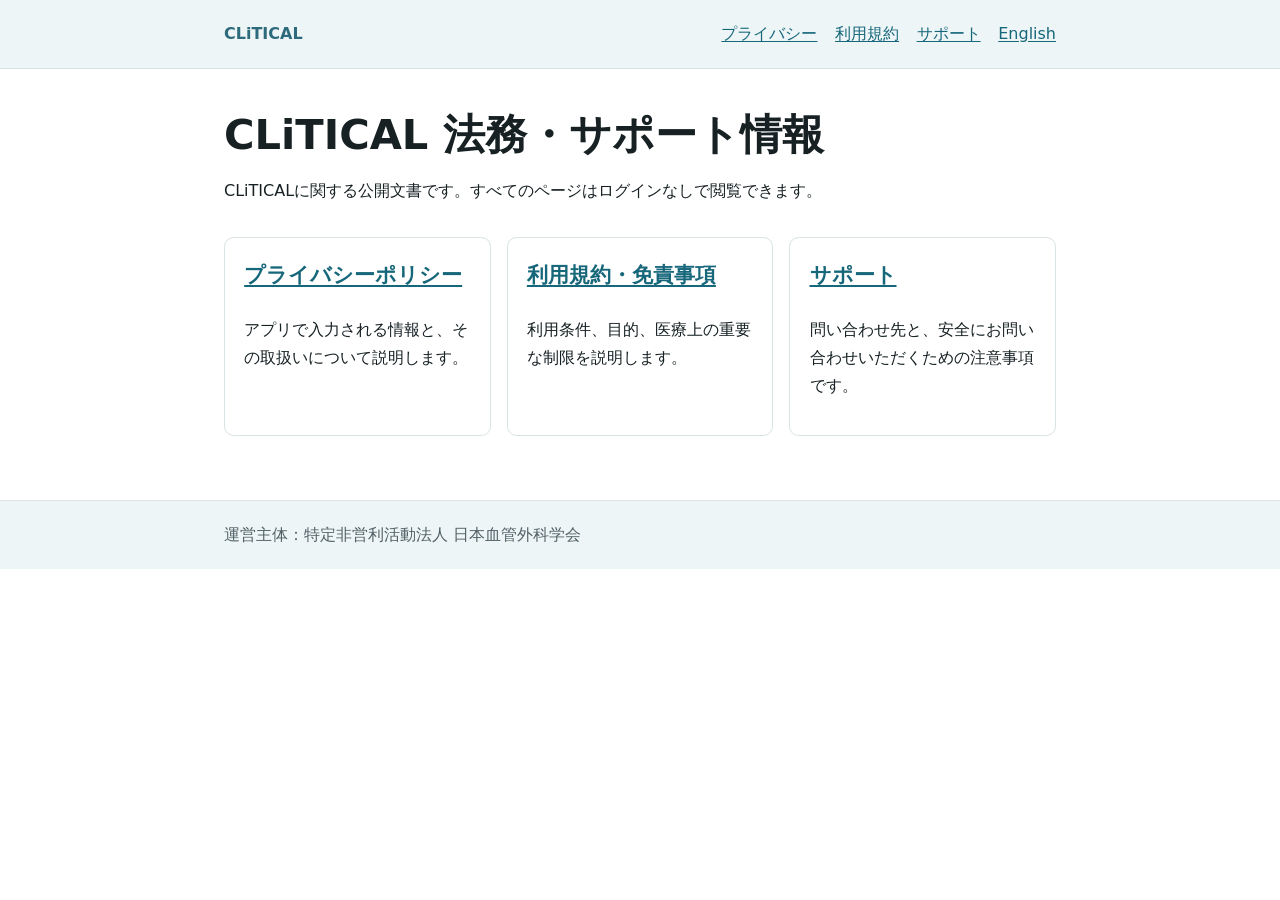
<file: site/index.html>
<!doctype html><html lang="ja"><head><meta charset="utf-8"><meta name="viewport" content="width=device-width,initial-scale=1"><title>CLiTICAL 法務・サポート情報</title><meta name="description" content="CLiTICALのプライバシーポリシー、利用規約、サポート情報"><link rel="stylesheet" href="./assets/css/site.css"><link rel="canonical" href="https://studiome.github.io/clitical-legal/"></head><body>
<header><nav class="wrap" aria-label="主要ナビゲーション"><a class="brand" href="./">CLiTICAL</a><a href="./privacy/ja/">プライバシー</a><a href="./terms/ja/">利用規約</a><a href="./support/ja/">サポート</a><a lang="en" href="./privacy/en/">English</a></nav></header>
<main class="wrap"><h1>CLiTICAL 法務・サポート情報</h1><p>CLiTICALに関する公開文書です。すべてのページはログインなしで閲覧できます。</p><div class="cards"><section class="card"><h2><a href="./privacy/ja/">プライバシーポリシー</a></h2><p>アプリで入力される情報と、その取扱いについて説明します。</p></section><section class="card"><h2><a href="./terms/ja/">利用規約・免責事項</a></h2><p>利用条件、目的、医療上の重要な制限を説明します。</p></section><section class="card"><h2><a href="./support/ja/">サポート</a></h2><p>問い合わせ先と、安全にお問い合わせいただくための注意事項です。</p></section></div></main>
<footer><div class="wrap">運営主体：特定非営利活動法人 日本血管外科学会</div></footer></body></html>
</file>
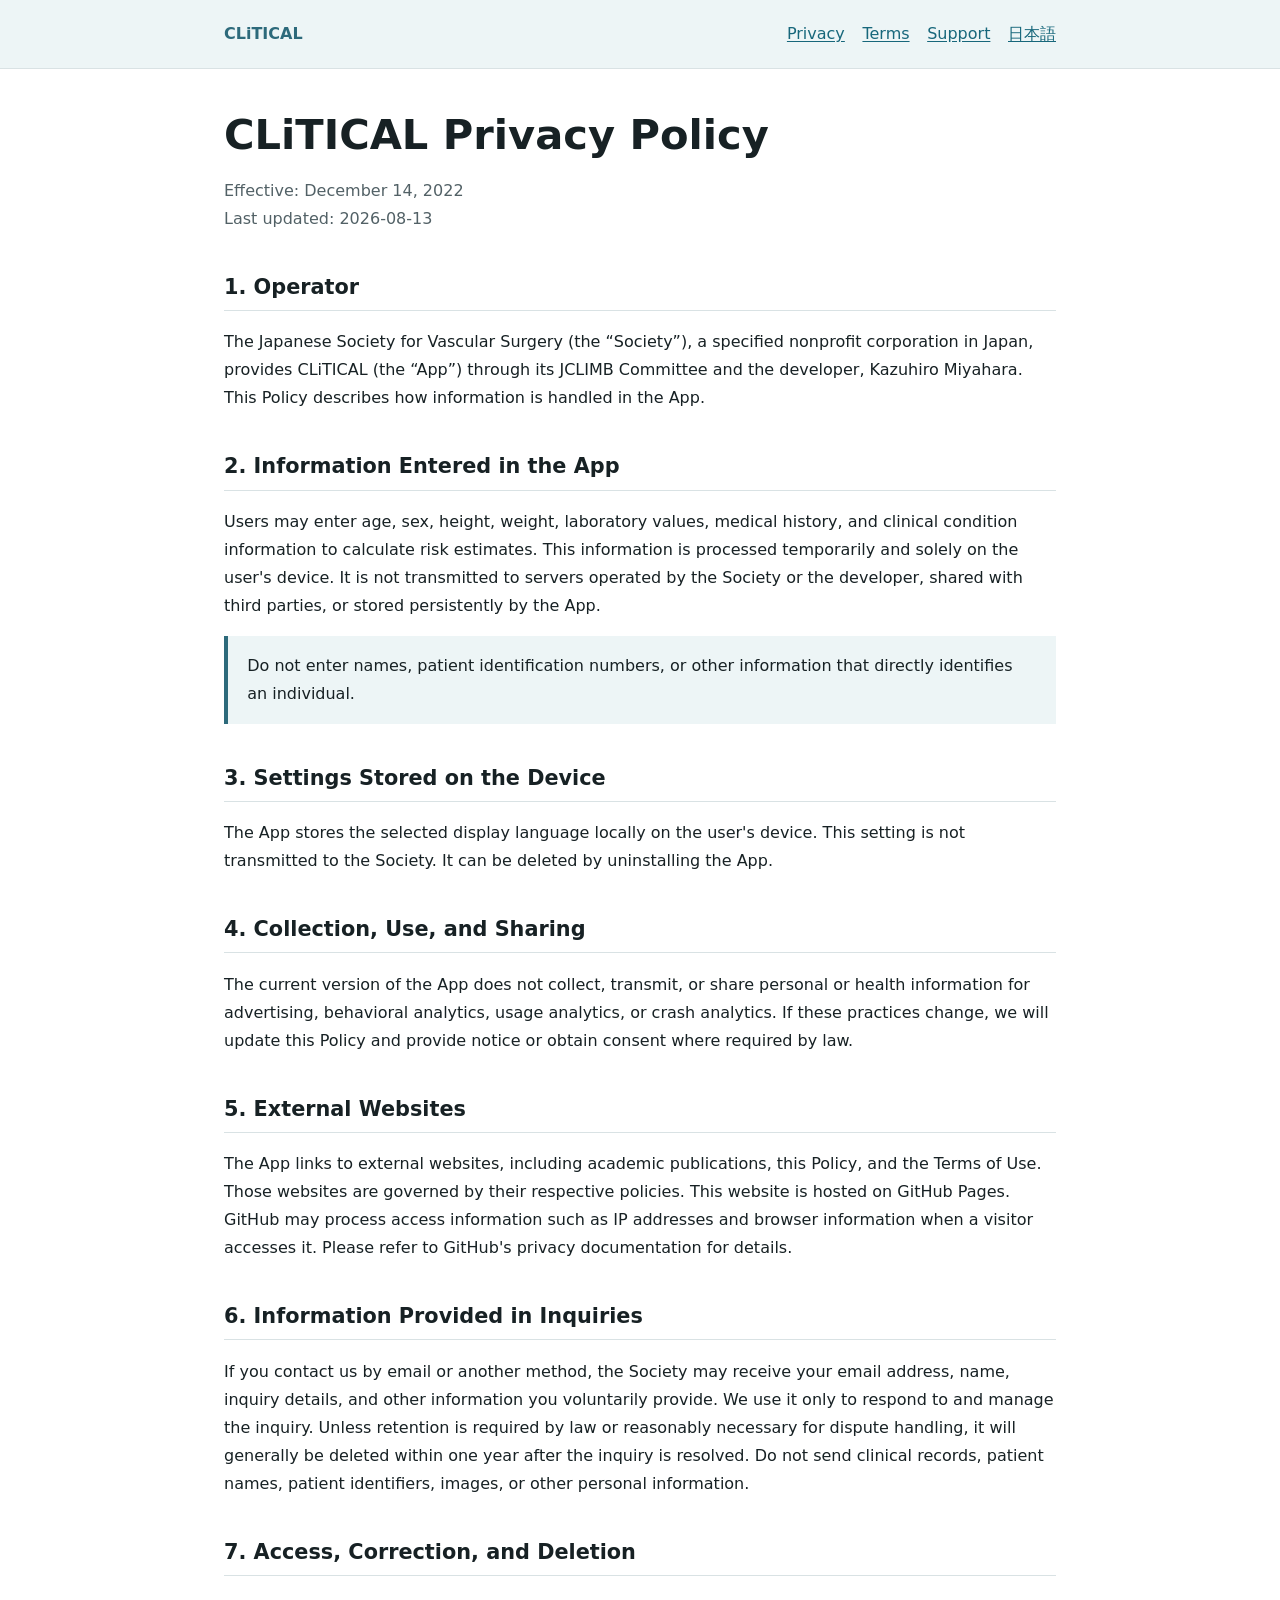
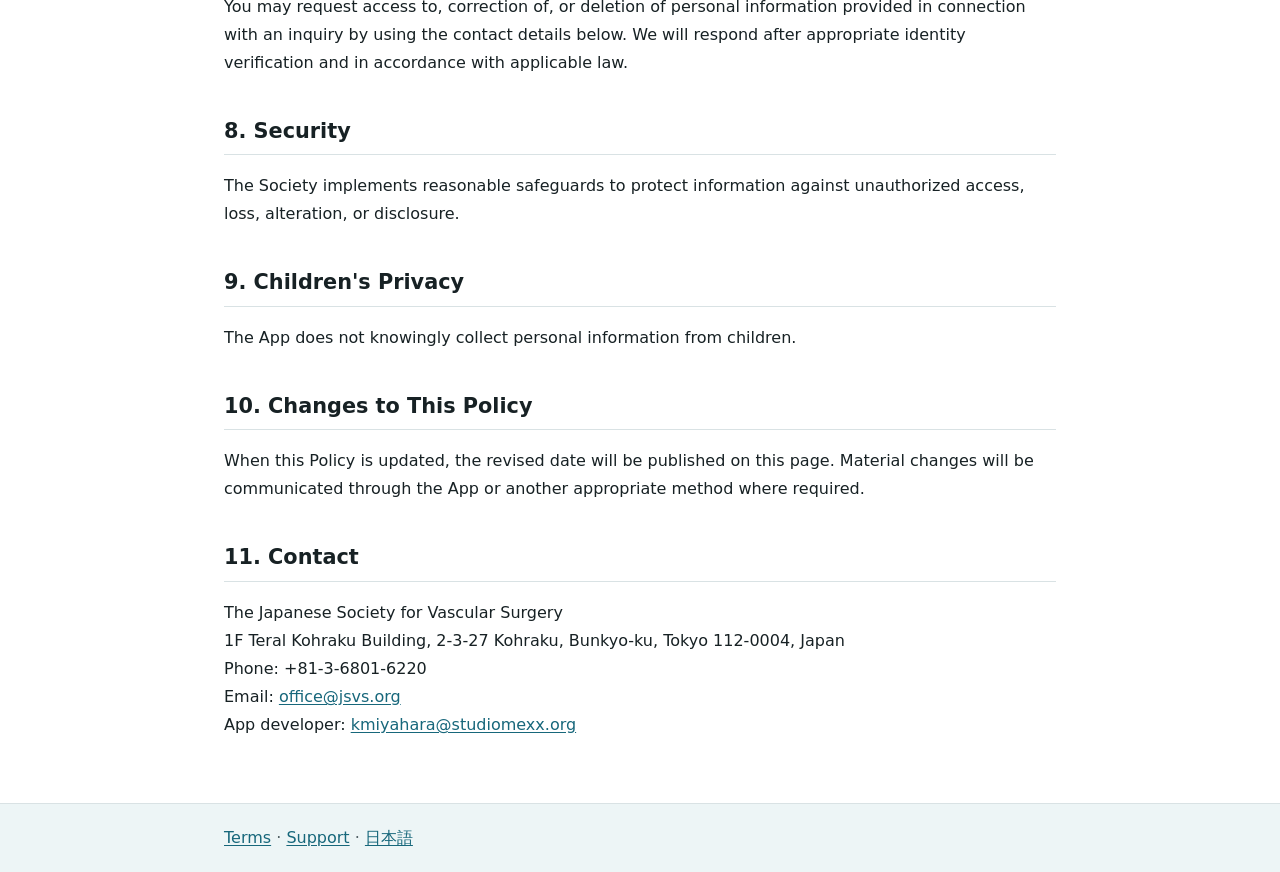
<file: site/privacy/en/index.html>
<!doctype html><html lang="en"><head><meta charset="utf-8"><meta name="viewport" content="width=device-width,initial-scale=1"><title>CLiTICAL Privacy Policy</title><meta name="description" content="Privacy Policy for CLiTICAL"><link rel="stylesheet" href="../../assets/css/site.css"><link rel="canonical" href="https://studiome.github.io/clitical-legal/privacy/en/"></head><body>
<header><nav class="wrap" aria-label="Main navigation"><a class="brand" href="../../">CLiTICAL</a><a aria-current="page" href="./">Privacy</a><a href="../../terms/en/">Terms</a><a href="../../support/en/">Support</a><a lang="ja" href="../ja/">日本語</a></nav></header>
<main class="wrap"><h1>CLiTICAL Privacy Policy</h1><p class="meta"><time datetime="2022-12-14">Effective: December 14, 2022</time><br><time datetime="2026-08-13">Last updated: 2026-08-13</time></p>
<h2>1. Operator</h2><p>The Japanese Society for Vascular Surgery (the “Society”), a specified nonprofit corporation in Japan, provides CLiTICAL (the “App”) through its JCLIMB Committee and the developer, Kazuhiro Miyahara. This Policy describes how information is handled in the App.</p>
<h2>2. Information Entered in the App</h2><p>Users may enter age, sex, height, weight, laboratory values, medical history, and clinical condition information to calculate risk estimates. This information is processed temporarily and solely on the user's device. It is not transmitted to servers operated by the Society or the developer, shared with third parties, or stored persistently by the App.</p><p class="notice">Do not enter names, patient identification numbers, or other information that directly identifies an individual.</p>
<h2>3. Settings Stored on the Device</h2><p>The App stores the selected display language locally on the user's device. This setting is not transmitted to the Society. It can be deleted by uninstalling the App.</p>
<h2>4. Collection, Use, and Sharing</h2><p>The current version of the App does not collect, transmit, or share personal or health information for advertising, behavioral analytics, usage analytics, or crash analytics. If these practices change, we will update this Policy and provide notice or obtain consent where required by law.</p>
<h2>5. External Websites</h2><p>The App links to external websites, including academic publications, this Policy, and the Terms of Use. Those websites are governed by their respective policies. This website is hosted on GitHub Pages. GitHub may process access information such as IP addresses and browser information when a visitor accesses it. Please refer to GitHub's privacy documentation for details.</p>
<h2>6. Information Provided in Inquiries</h2><p>If you contact us by email or another method, the Society may receive your email address, name, inquiry details, and other information you voluntarily provide. We use it only to respond to and manage the inquiry. Unless retention is required by law or reasonably necessary for dispute handling, it will generally be deleted within one year after the inquiry is resolved. Do not send clinical records, patient names, patient identifiers, images, or other personal information.</p>
<h2>7. Access, Correction, and Deletion</h2><p>You may request access to, correction of, or deletion of personal information provided in connection with an inquiry by using the contact details below. We will respond after appropriate identity verification and in accordance with applicable law.</p>
<h2>8. Security</h2><p>The Society implements reasonable safeguards to protect information against unauthorized access, loss, alteration, or disclosure.</p>
<h2>9. Children's Privacy</h2><p>The App does not knowingly collect personal information from children.</p>
<h2>10. Changes to This Policy</h2><p>When this Policy is updated, the revised date will be published on this page. Material changes will be communicated through the App or another appropriate method where required.</p>
<h2>11. Contact</h2><address>The Japanese Society for Vascular Surgery<br>1F Teral Kohraku Building, 2-3-27 Kohraku, Bunkyo-ku, Tokyo 112-0004, Japan<br>Phone: +81-3-6801-6220<br>Email: <a href="mailto:office@jsvs.org">office@jsvs.org</a><br>App developer: <a href="mailto:kmiyahara@studiomexx.org">kmiyahara@studiomexx.org</a></address></main>
<footer><div class="wrap"><a href="../../terms/en/">Terms</a> · <a href="../../support/en/">Support</a> · <a lang="ja" href="../ja/">日本語</a></div></footer></body></html>
</file>
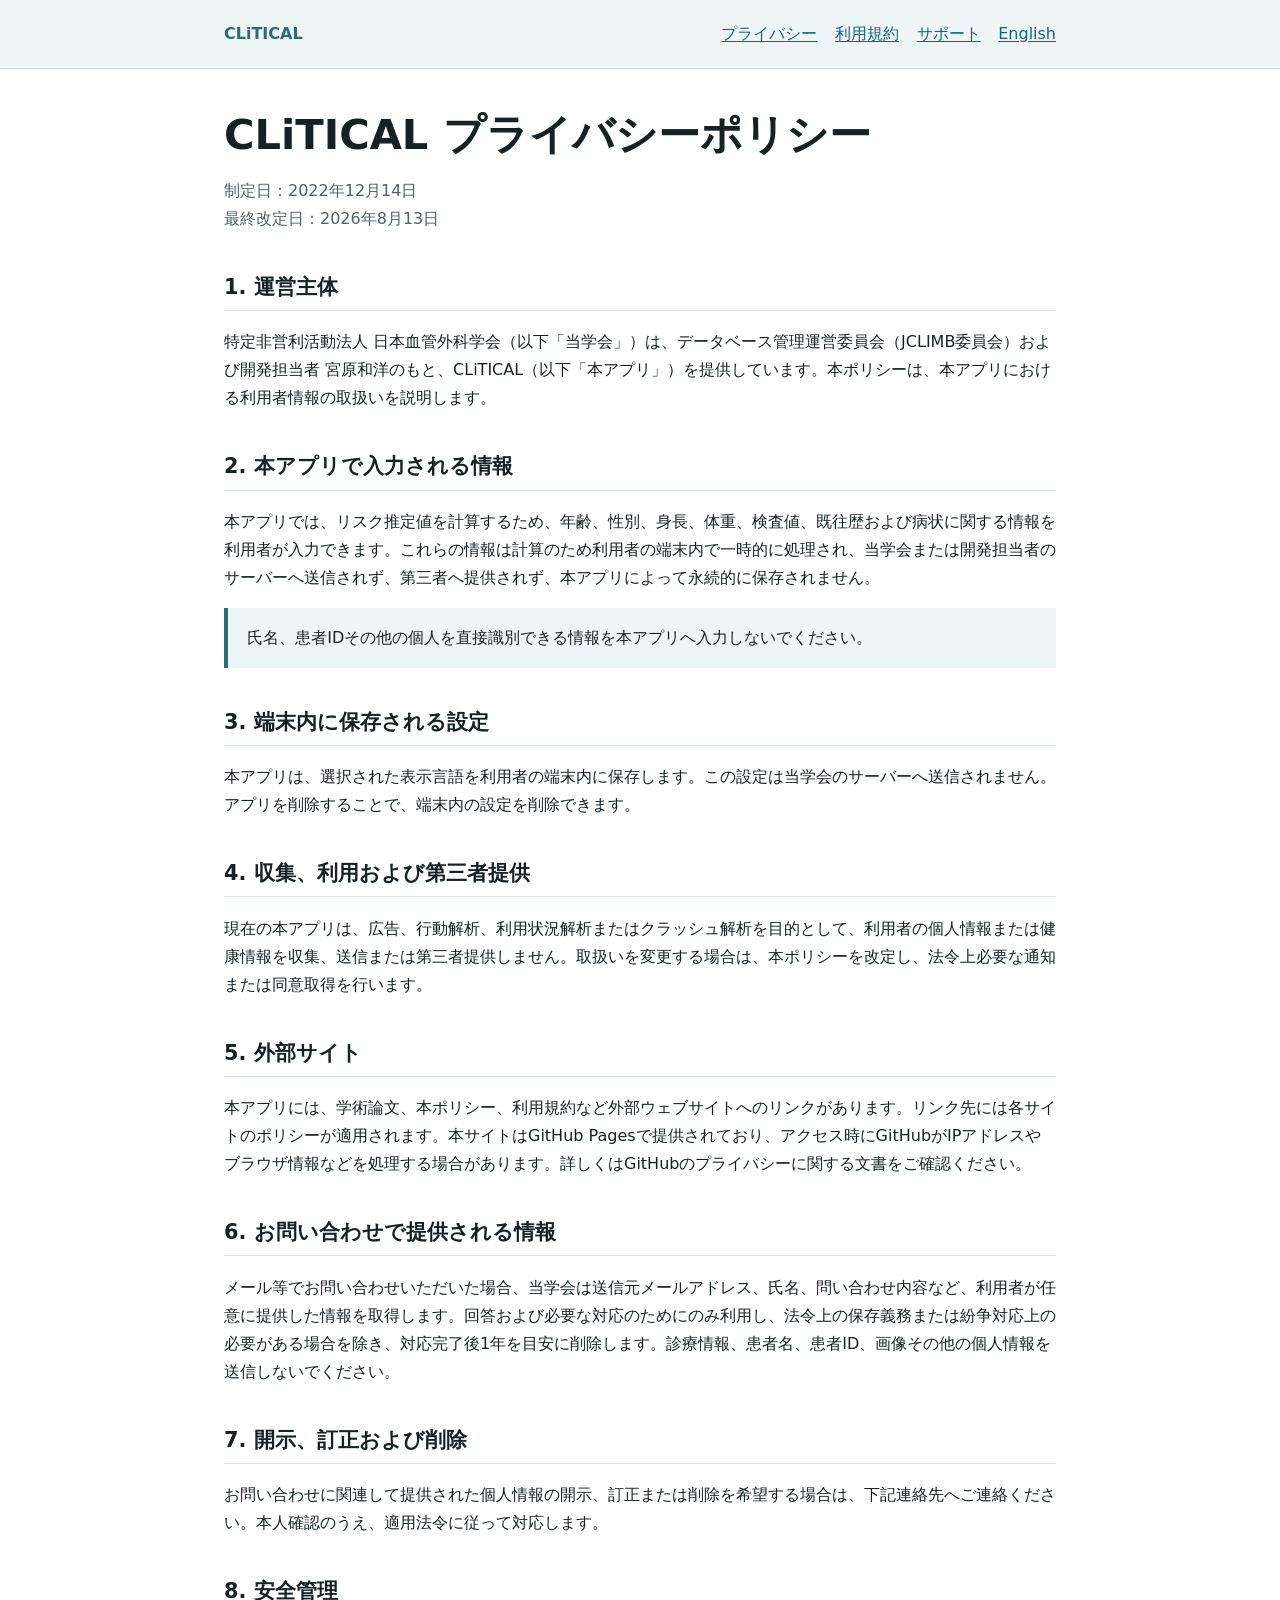
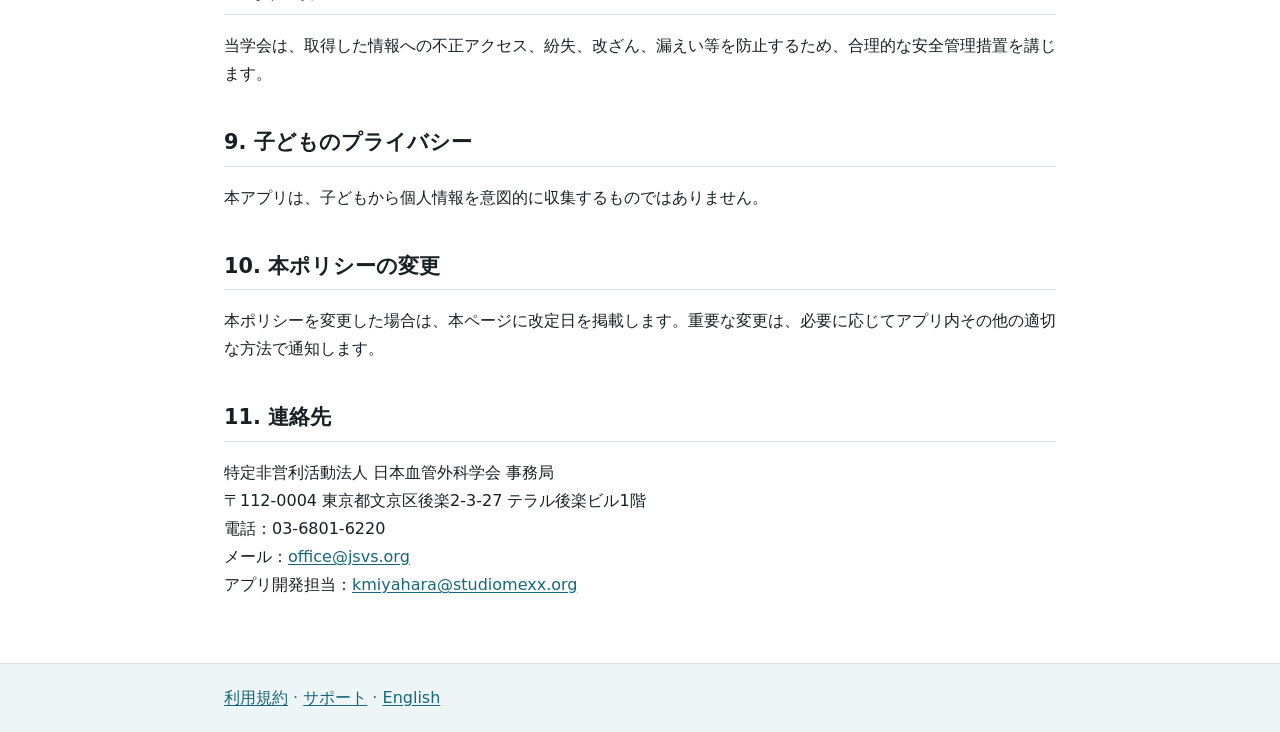
<file: site/privacy/ja/index.html>
<!doctype html><html lang="ja"><head><meta charset="utf-8"><meta name="viewport" content="width=device-width,initial-scale=1"><title>CLiTICAL プライバシーポリシー</title><meta name="description" content="CLiTICALプライバシーポリシー"><link rel="stylesheet" href="../../assets/css/site.css"><link rel="canonical" href="https://studiome.github.io/clitical-legal/privacy/ja/"></head><body>
<header><nav class="wrap" aria-label="主要ナビゲーション"><a class="brand" href="../../">CLiTICAL</a><a aria-current="page" href="./">プライバシー</a><a href="../../terms/ja/">利用規約</a><a href="../../support/ja/">サポート</a><a lang="en" href="../en/">English</a></nav></header>
<main class="wrap"><h1>CLiTICAL プライバシーポリシー</h1><p class="meta"><time datetime="2022-12-14">制定日：2022年12月14日</time><br><time datetime="2026-08-13">最終改定日：2026年8月13日</time></p>
<h2>1. 運営主体</h2><p>特定非営利活動法人 日本血管外科学会（以下「当学会」）は、データベース管理運営委員会（JCLIMB委員会）および開発担当者 宮原和洋のもと、CLiTICAL（以下「本アプリ」）を提供しています。本ポリシーは、本アプリにおける利用者情報の取扱いを説明します。</p>
<h2>2. 本アプリで入力される情報</h2><p>本アプリでは、リスク推定値を計算するため、年齢、性別、身長、体重、検査値、既往歴および病状に関する情報を利用者が入力できます。これらの情報は計算のため利用者の端末内で一時的に処理され、当学会または開発担当者のサーバーへ送信されず、第三者へ提供されず、本アプリによって永続的に保存されません。</p><p class="notice">氏名、患者IDその他の個人を直接識別できる情報を本アプリへ入力しないでください。</p>
<h2>3. 端末内に保存される設定</h2><p>本アプリは、選択された表示言語を利用者の端末内に保存します。この設定は当学会のサーバーへ送信されません。アプリを削除することで、端末内の設定を削除できます。</p>
<h2>4. 収集、利用および第三者提供</h2><p>現在の本アプリは、広告、行動解析、利用状況解析またはクラッシュ解析を目的として、利用者の個人情報または健康情報を収集、送信または第三者提供しません。取扱いを変更する場合は、本ポリシーを改定し、法令上必要な通知または同意取得を行います。</p>
<h2>5. 外部サイト</h2><p>本アプリには、学術論文、本ポリシー、利用規約など外部ウェブサイトへのリンクがあります。リンク先には各サイトのポリシーが適用されます。本サイトはGitHub Pagesで提供されており、アクセス時にGitHubがIPアドレスやブラウザ情報などを処理する場合があります。詳しくはGitHubのプライバシーに関する文書をご確認ください。</p>
<h2>6. お問い合わせで提供される情報</h2><p>メール等でお問い合わせいただいた場合、当学会は送信元メールアドレス、氏名、問い合わせ内容など、利用者が任意に提供した情報を取得します。回答および必要な対応のためにのみ利用し、法令上の保存義務または紛争対応上の必要がある場合を除き、対応完了後1年を目安に削除します。診療情報、患者名、患者ID、画像その他の個人情報を送信しないでください。</p>
<h2>7. 開示、訂正および削除</h2><p>お問い合わせに関連して提供された個人情報の開示、訂正または削除を希望する場合は、下記連絡先へご連絡ください。本人確認のうえ、適用法令に従って対応します。</p>
<h2>8. 安全管理</h2><p>当学会は、取得した情報への不正アクセス、紛失、改ざん、漏えい等を防止するため、合理的な安全管理措置を講じます。</p>
<h2>9. 子どものプライバシー</h2><p>本アプリは、子どもから個人情報を意図的に収集するものではありません。</p>
<h2>10. 本ポリシーの変更</h2><p>本ポリシーを変更した場合は、本ページに改定日を掲載します。重要な変更は、必要に応じてアプリ内その他の適切な方法で通知します。</p>
<h2>11. 連絡先</h2><address>特定非営利活動法人 日本血管外科学会 事務局<br>〒112-0004 東京都文京区後楽2-3-27 テラル後楽ビル1階<br>電話：03-6801-6220<br>メール：<a href="mailto:office@jsvs.org">office@jsvs.org</a><br>アプリ開発担当：<a href="mailto:kmiyahara@studiomexx.org">kmiyahara@studiomexx.org</a></address></main>
<footer><div class="wrap"><a href="../../terms/ja/">利用規約</a> · <a href="../../support/ja/">サポート</a> · <a lang="en" href="../en/">English</a></div></footer></body></html>
</file>
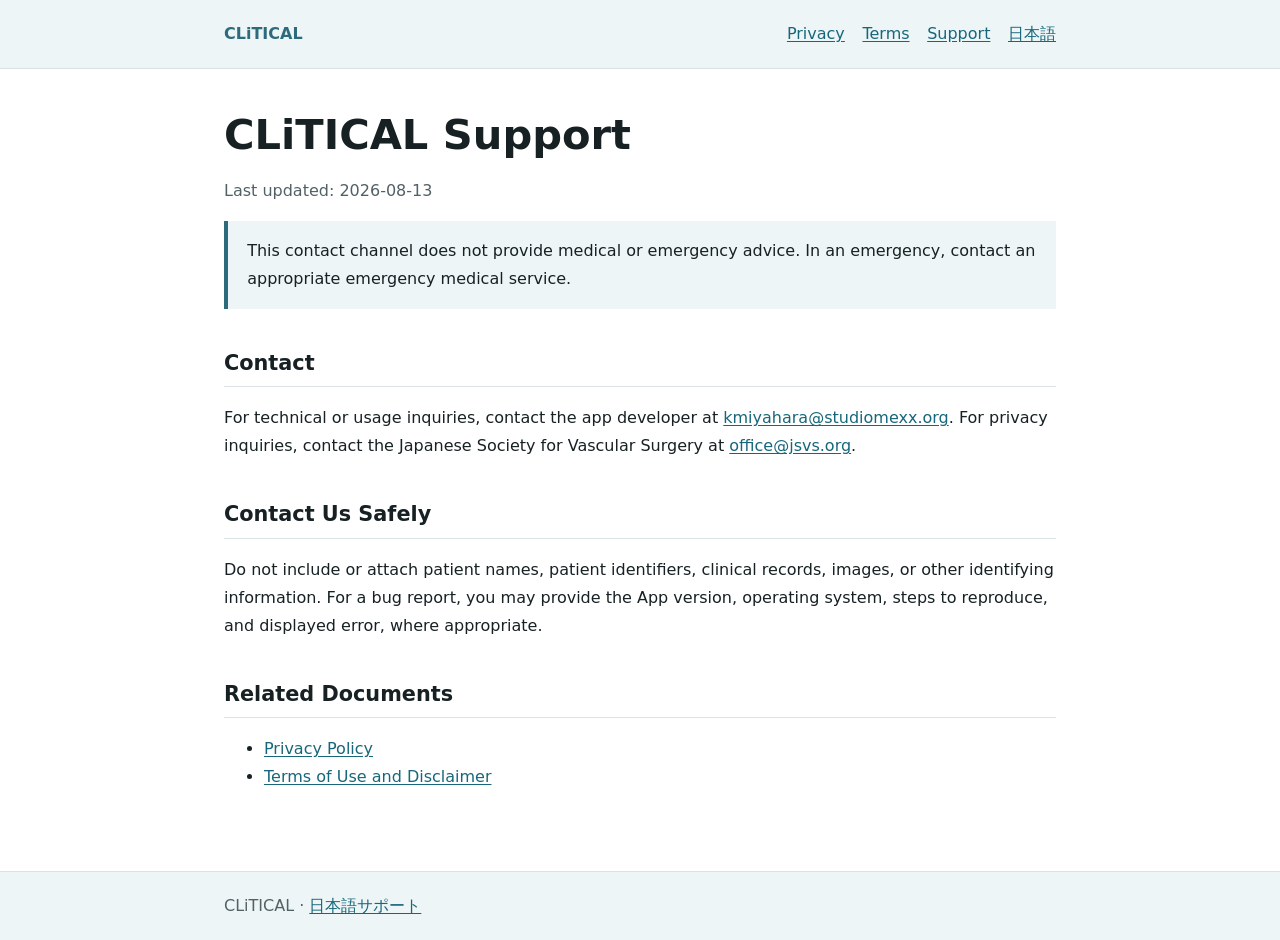
<file: site/support/en/index.html>
<!doctype html><html lang="en"><head><meta charset="utf-8"><meta name="viewport" content="width=device-width,initial-scale=1"><title>CLiTICAL Support</title><meta name="description" content="Support information for CLiTICAL"><link rel="stylesheet" href="../../assets/css/site.css"><link rel="canonical" href="https://studiome.github.io/clitical-legal/support/en/"></head><body>
<header><nav class="wrap" aria-label="Main navigation"><a class="brand" href="../../">CLiTICAL</a><a href="../../privacy/en/">Privacy</a><a href="../../terms/en/">Terms</a><a aria-current="page" href="./">Support</a><a lang="ja" href="../ja/">日本語</a></nav></header>
<main class="wrap"><h1>CLiTICAL Support</h1><p class="meta"><time datetime="2026-08-13">Last updated: 2026-08-13</time></p><p class="notice">This contact channel does not provide medical or emergency advice. In an emergency, contact an appropriate emergency medical service.</p>
<h2>Contact</h2><p>For technical or usage inquiries, contact the app developer at <a href="mailto:kmiyahara@studiomexx.org">kmiyahara@studiomexx.org</a>. For privacy inquiries, contact the Japanese Society for Vascular Surgery at <a href="mailto:office@jsvs.org">office@jsvs.org</a>.</p>
<h2>Contact Us Safely</h2><p>Do not include or attach patient names, patient identifiers, clinical records, images, or other identifying information. For a bug report, you may provide the App version, operating system, steps to reproduce, and displayed error, where appropriate.</p>
<h2>Related Documents</h2><ul><li><a href="../../privacy/en/">Privacy Policy</a></li><li><a href="../../terms/en/">Terms of Use and Disclaimer</a></li></ul></main>
<footer><div class="wrap">CLiTICAL · <a lang="ja" href="../ja/">日本語サポート</a></div></footer></body></html>
</file>
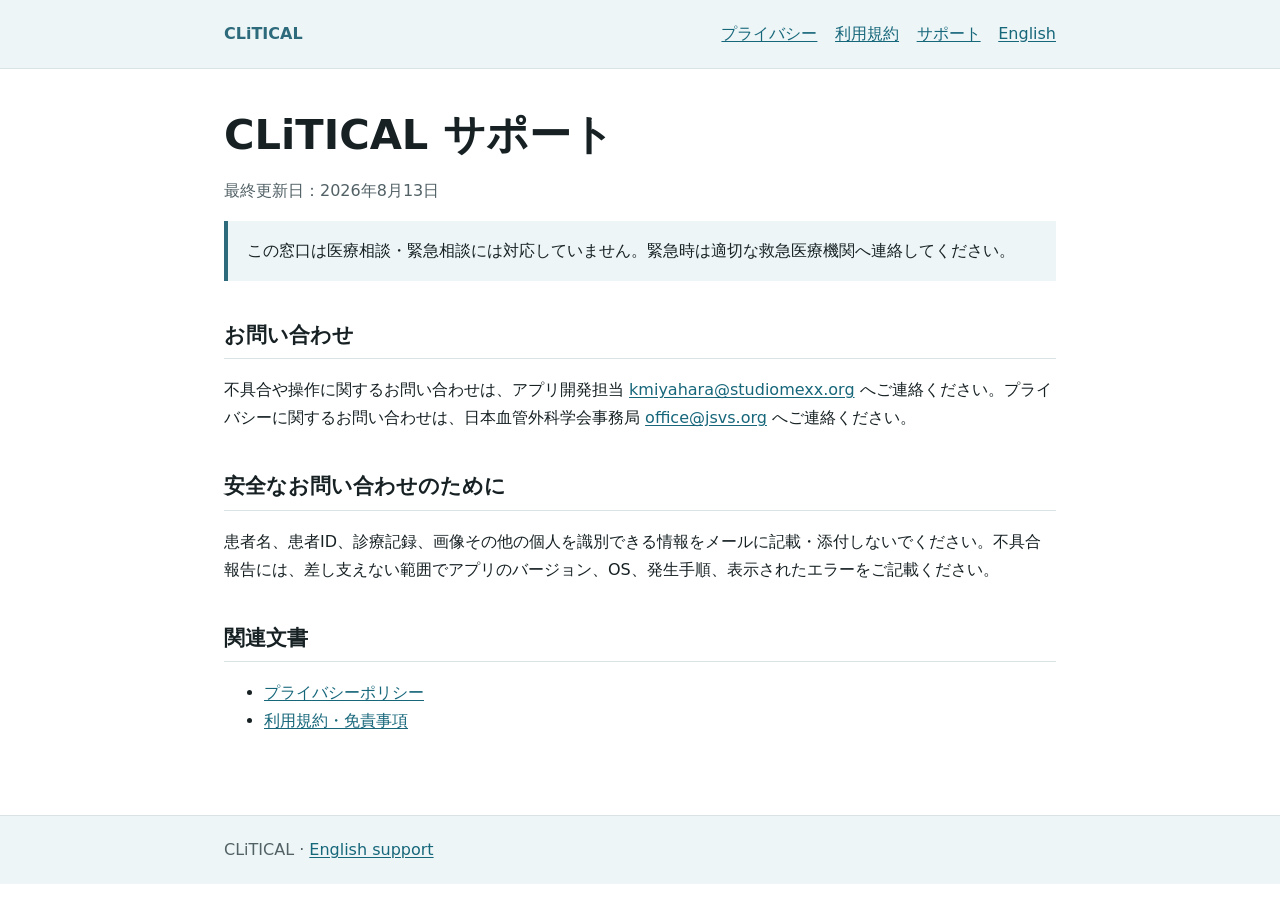
<file: site/support/ja/index.html>
<!doctype html><html lang="ja"><head><meta charset="utf-8"><meta name="viewport" content="width=device-width,initial-scale=1"><title>CLiTICAL サポート</title><meta name="description" content="CLiTICALサポート情報"><link rel="stylesheet" href="../../assets/css/site.css"><link rel="canonical" href="https://studiome.github.io/clitical-legal/support/ja/"></head><body>
<header><nav class="wrap" aria-label="主要ナビゲーション"><a class="brand" href="../../">CLiTICAL</a><a href="../../privacy/ja/">プライバシー</a><a href="../../terms/ja/">利用規約</a><a aria-current="page" href="./">サポート</a><a lang="en" href="../en/">English</a></nav></header>
<main class="wrap"><h1>CLiTICAL サポート</h1><p class="meta"><time datetime="2026-08-13">最終更新日：2026年8月13日</time></p><p class="notice">この窓口は医療相談・緊急相談には対応していません。緊急時は適切な救急医療機関へ連絡してください。</p>
<h2>お問い合わせ</h2><p>不具合や操作に関するお問い合わせは、アプリ開発担当 <a href="mailto:kmiyahara@studiomexx.org">kmiyahara@studiomexx.org</a> へご連絡ください。プライバシーに関するお問い合わせは、日本血管外科学会事務局 <a href="mailto:office@jsvs.org">office@jsvs.org</a> へご連絡ください。</p>
<h2>安全なお問い合わせのために</h2><p>患者名、患者ID、診療記録、画像その他の個人を識別できる情報をメールに記載・添付しないでください。不具合報告には、差し支えない範囲でアプリのバージョン、OS、発生手順、表示されたエラーをご記載ください。</p>
<h2>関連文書</h2><ul><li><a href="../../privacy/ja/">プライバシーポリシー</a></li><li><a href="../../terms/ja/">利用規約・免責事項</a></li></ul></main>
<footer><div class="wrap">CLiTICAL · <a lang="en" href="../en/">English support</a></div></footer></body></html>
</file>
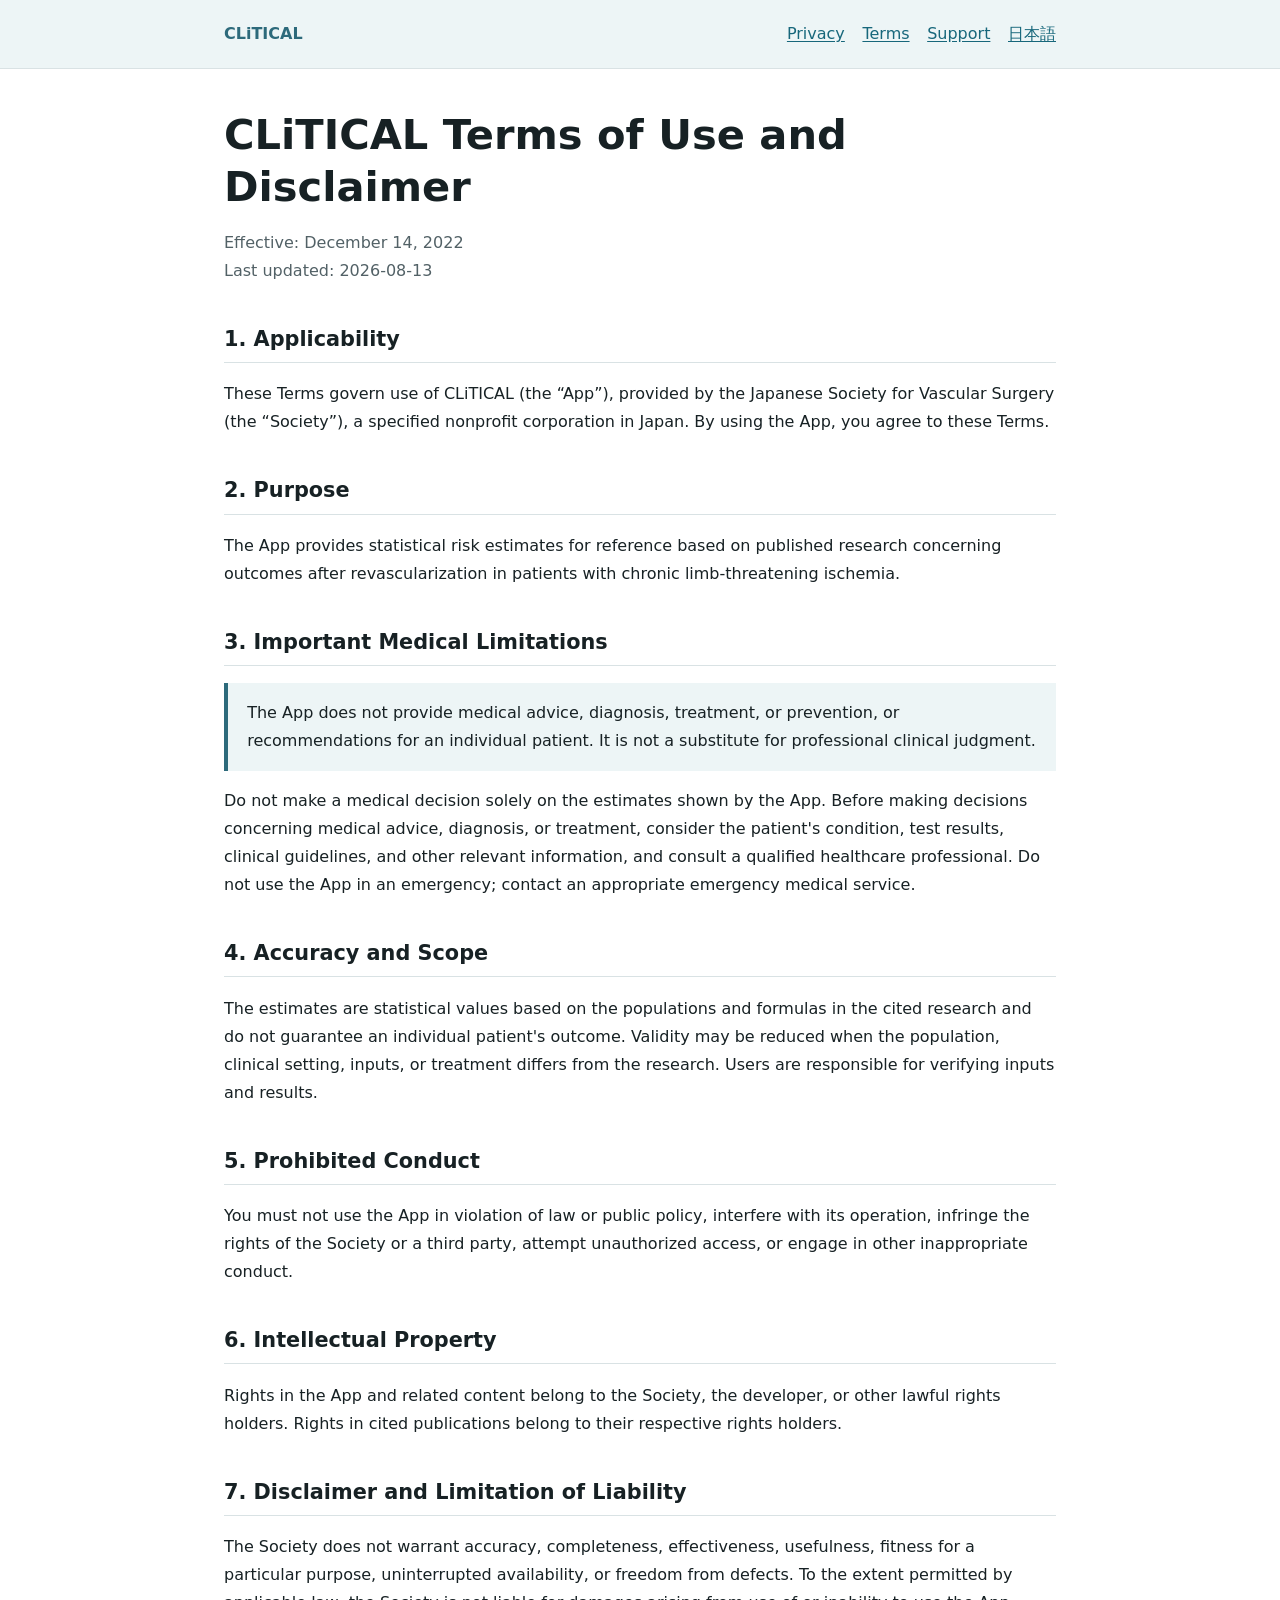
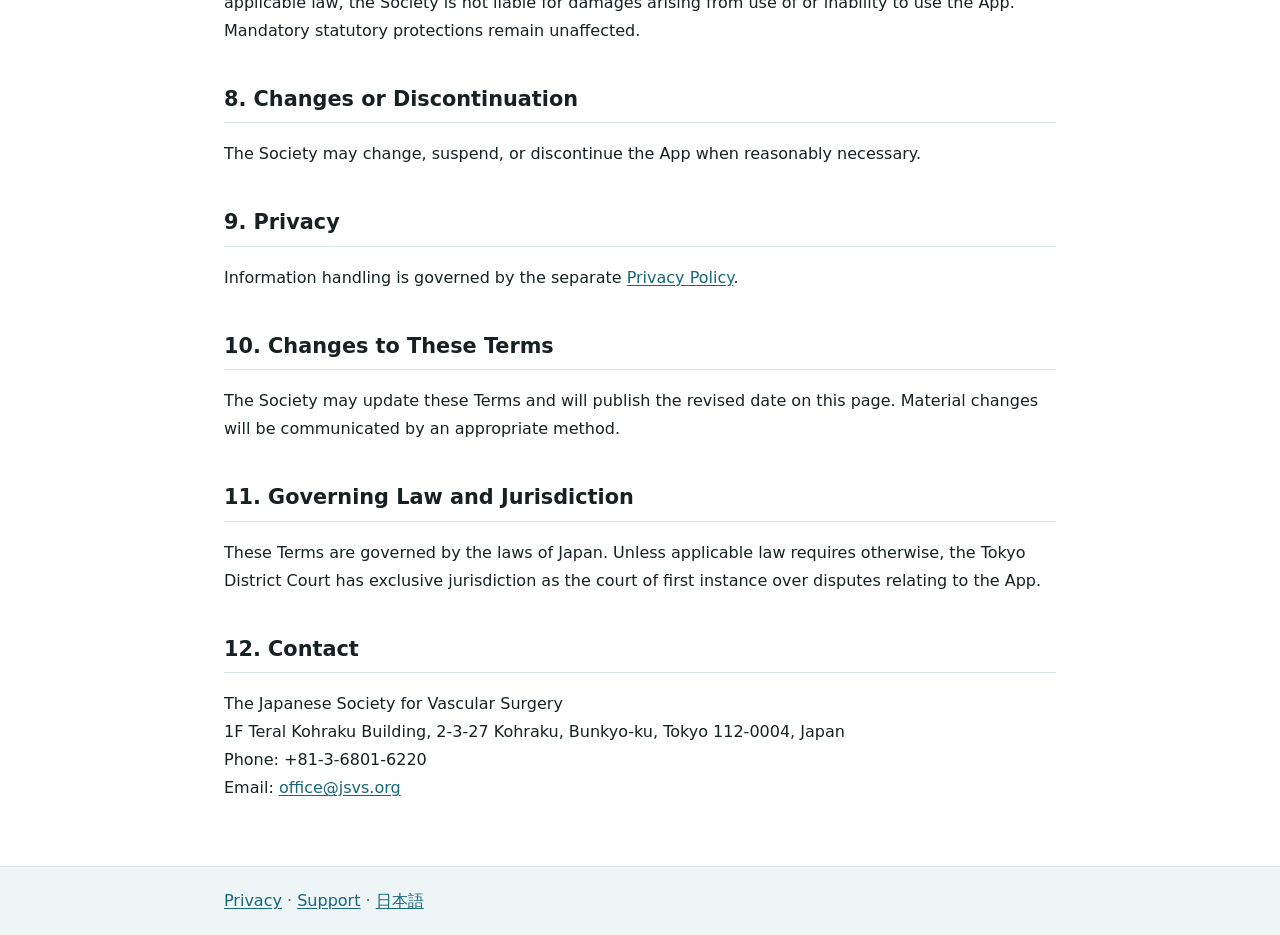
<file: site/terms/en/index.html>
<!doctype html><html lang="en"><head><meta charset="utf-8"><meta name="viewport" content="width=device-width,initial-scale=1"><title>CLiTICAL Terms of Use and Disclaimer</title><meta name="description" content="Terms of Use and medical disclaimer for CLiTICAL"><link rel="stylesheet" href="../../assets/css/site.css"><link rel="canonical" href="https://studiome.github.io/clitical-legal/terms/en/"></head><body>
<header><nav class="wrap" aria-label="Main navigation"><a class="brand" href="../../">CLiTICAL</a><a href="../../privacy/en/">Privacy</a><a aria-current="page" href="./">Terms</a><a href="../../support/en/">Support</a><a lang="ja" href="../ja/">日本語</a></nav></header>
<main class="wrap"><h1>CLiTICAL Terms of Use and Disclaimer</h1><p class="meta"><time datetime="2022-12-14">Effective: December 14, 2022</time><br><time datetime="2026-08-13">Last updated: 2026-08-13</time></p>
<h2>1. Applicability</h2><p>These Terms govern use of CLiTICAL (the “App”), provided by the Japanese Society for Vascular Surgery (the “Society”), a specified nonprofit corporation in Japan. By using the App, you agree to these Terms.</p>
<h2>2. Purpose</h2><p>The App provides statistical risk estimates for reference based on published research concerning outcomes after revascularization in patients with chronic limb-threatening ischemia.</p>
<h2>3. Important Medical Limitations</h2><p class="notice">The App does not provide medical advice, diagnosis, treatment, or prevention, or recommendations for an individual patient. It is not a substitute for professional clinical judgment.</p><p>Do not make a medical decision solely on the estimates shown by the App. Before making decisions concerning medical advice, diagnosis, or treatment, consider the patient's condition, test results, clinical guidelines, and other relevant information, and consult a qualified healthcare professional. Do not use the App in an emergency; contact an appropriate emergency medical service.</p>
<h2>4. Accuracy and Scope</h2><p>The estimates are statistical values based on the populations and formulas in the cited research and do not guarantee an individual patient's outcome. Validity may be reduced when the population, clinical setting, inputs, or treatment differs from the research. Users are responsible for verifying inputs and results.</p>
<h2>5. Prohibited Conduct</h2><p>You must not use the App in violation of law or public policy, interfere with its operation, infringe the rights of the Society or a third party, attempt unauthorized access, or engage in other inappropriate conduct.</p>
<h2>6. Intellectual Property</h2><p>Rights in the App and related content belong to the Society, the developer, or other lawful rights holders. Rights in cited publications belong to their respective rights holders.</p>
<h2>7. Disclaimer and Limitation of Liability</h2><p>The Society does not warrant accuracy, completeness, effectiveness, usefulness, fitness for a particular purpose, uninterrupted availability, or freedom from defects. To the extent permitted by applicable law, the Society is not liable for damages arising from use of or inability to use the App. Mandatory statutory protections remain unaffected.</p>
<h2>8. Changes or Discontinuation</h2><p>The Society may change, suspend, or discontinue the App when reasonably necessary.</p>
<h2>9. Privacy</h2><p>Information handling is governed by the separate <a href="../../privacy/en/">Privacy Policy</a>.</p>
<h2>10. Changes to These Terms</h2><p>The Society may update these Terms and will publish the revised date on this page. Material changes will be communicated by an appropriate method.</p>
<h2>11. Governing Law and Jurisdiction</h2><p>These Terms are governed by the laws of Japan. Unless applicable law requires otherwise, the Tokyo District Court has exclusive jurisdiction as the court of first instance over disputes relating to the App.</p>
<h2>12. Contact</h2><address>The Japanese Society for Vascular Surgery<br>1F Teral Kohraku Building, 2-3-27 Kohraku, Bunkyo-ku, Tokyo 112-0004, Japan<br>Phone: +81-3-6801-6220<br>Email: <a href="mailto:office@jsvs.org">office@jsvs.org</a></address></main>
<footer><div class="wrap"><a href="../../privacy/en/">Privacy</a> · <a href="../../support/en/">Support</a> · <a lang="ja" href="../ja/">日本語</a></div></footer></body></html>
</file>
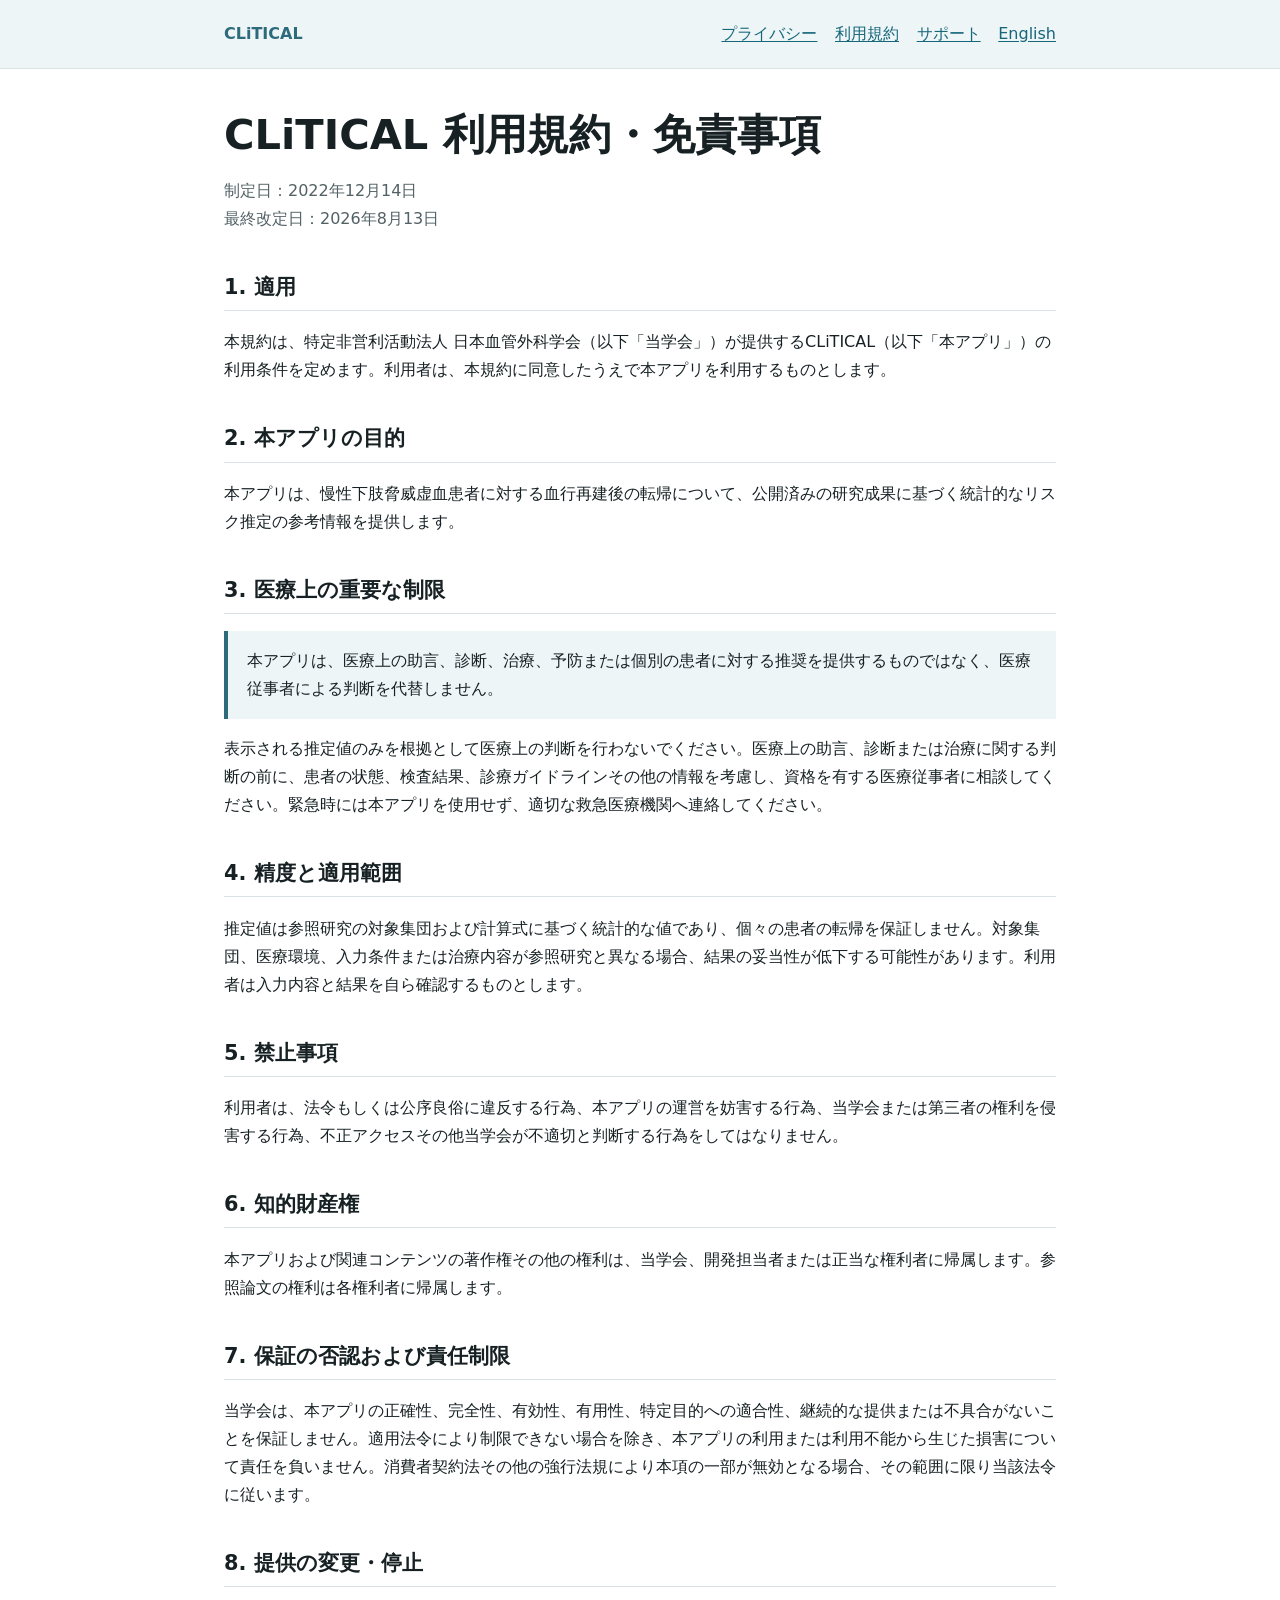
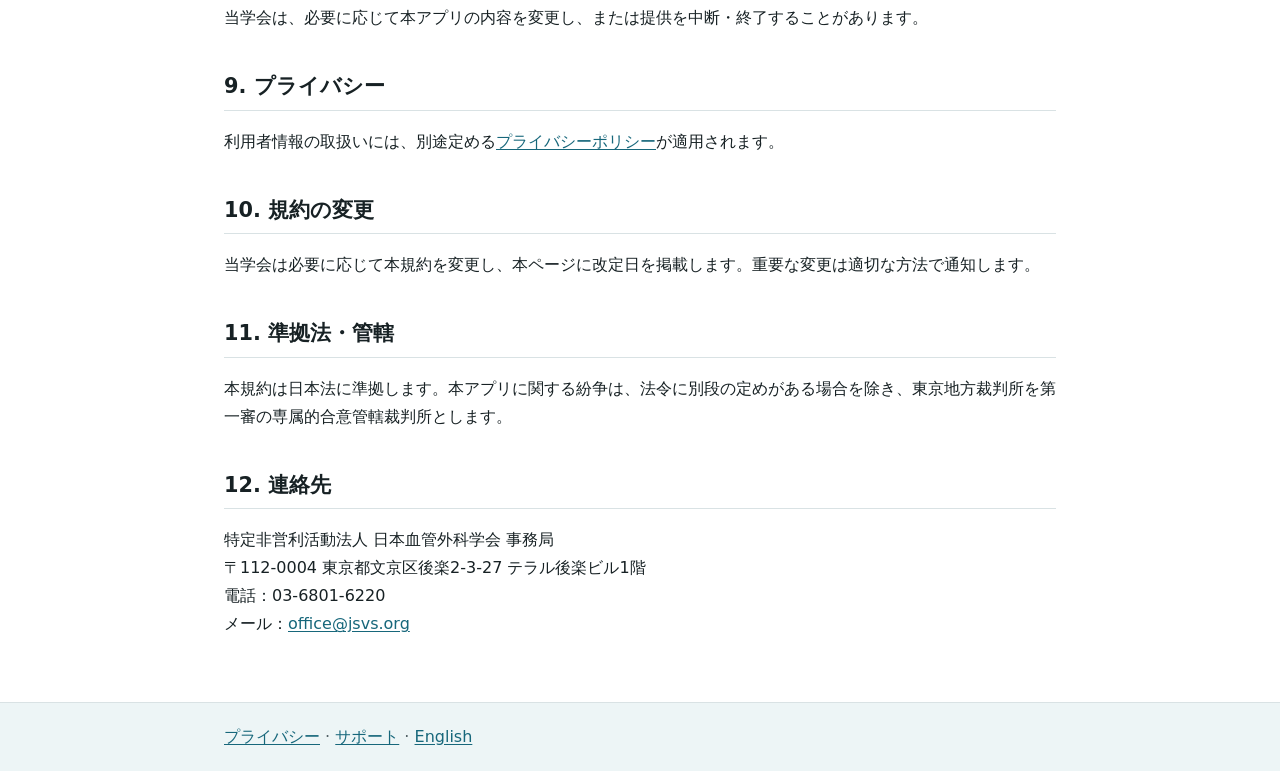
<file: site/terms/ja/index.html>
<!doctype html><html lang="ja"><head><meta charset="utf-8"><meta name="viewport" content="width=device-width,initial-scale=1"><title>CLiTICAL 利用規約・免責事項</title><meta name="description" content="CLiTICAL利用規約・免責事項"><link rel="stylesheet" href="../../assets/css/site.css"><link rel="canonical" href="https://studiome.github.io/clitical-legal/terms/ja/"></head><body>
<header><nav class="wrap" aria-label="主要ナビゲーション"><a class="brand" href="../../">CLiTICAL</a><a href="../../privacy/ja/">プライバシー</a><a aria-current="page" href="./">利用規約</a><a href="../../support/ja/">サポート</a><a lang="en" href="../en/">English</a></nav></header>
<main class="wrap"><h1>CLiTICAL 利用規約・免責事項</h1><p class="meta"><time datetime="2022-12-14">制定日：2022年12月14日</time><br><time datetime="2026-08-13">最終改定日：2026年8月13日</time></p>
<h2>1. 適用</h2><p>本規約は、特定非営利活動法人 日本血管外科学会（以下「当学会」）が提供するCLiTICAL（以下「本アプリ」）の利用条件を定めます。利用者は、本規約に同意したうえで本アプリを利用するものとします。</p>
<h2>2. 本アプリの目的</h2><p>本アプリは、慢性下肢脅威虚血患者に対する血行再建後の転帰について、公開済みの研究成果に基づく統計的なリスク推定の参考情報を提供します。</p>
<h2>3. 医療上の重要な制限</h2><p class="notice">本アプリは、医療上の助言、診断、治療、予防または個別の患者に対する推奨を提供するものではなく、医療従事者による判断を代替しません。</p><p>表示される推定値のみを根拠として医療上の判断を行わないでください。医療上の助言、診断または治療に関する判断の前に、患者の状態、検査結果、診療ガイドラインその他の情報を考慮し、資格を有する医療従事者に相談してください。緊急時には本アプリを使用せず、適切な救急医療機関へ連絡してください。</p>
<h2>4. 精度と適用範囲</h2><p>推定値は参照研究の対象集団および計算式に基づく統計的な値であり、個々の患者の転帰を保証しません。対象集団、医療環境、入力条件または治療内容が参照研究と異なる場合、結果の妥当性が低下する可能性があります。利用者は入力内容と結果を自ら確認するものとします。</p>
<h2>5. 禁止事項</h2><p>利用者は、法令もしくは公序良俗に違反する行為、本アプリの運営を妨害する行為、当学会または第三者の権利を侵害する行為、不正アクセスその他当学会が不適切と判断する行為をしてはなりません。</p>
<h2>6. 知的財産権</h2><p>本アプリおよび関連コンテンツの著作権その他の権利は、当学会、開発担当者または正当な権利者に帰属します。参照論文の権利は各権利者に帰属します。</p>
<h2>7. 保証の否認および責任制限</h2><p>当学会は、本アプリの正確性、完全性、有効性、有用性、特定目的への適合性、継続的な提供または不具合がないことを保証しません。適用法令により制限できない場合を除き、本アプリの利用または利用不能から生じた損害について責任を負いません。消費者契約法その他の強行法規により本項の一部が無効となる場合、その範囲に限り当該法令に従います。</p>
<h2>8. 提供の変更・停止</h2><p>当学会は、必要に応じて本アプリの内容を変更し、または提供を中断・終了することがあります。</p>
<h2>9. プライバシー</h2><p>利用者情報の取扱いには、別途定める<a href="../../privacy/ja/">プライバシーポリシー</a>が適用されます。</p>
<h2>10. 規約の変更</h2><p>当学会は必要に応じて本規約を変更し、本ページに改定日を掲載します。重要な変更は適切な方法で通知します。</p>
<h2>11. 準拠法・管轄</h2><p>本規約は日本法に準拠します。本アプリに関する紛争は、法令に別段の定めがある場合を除き、東京地方裁判所を第一審の専属的合意管轄裁判所とします。</p>
<h2>12. 連絡先</h2><address>特定非営利活動法人 日本血管外科学会 事務局<br>〒112-0004 東京都文京区後楽2-3-27 テラル後楽ビル1階<br>電話：03-6801-6220<br>メール：<a href="mailto:office@jsvs.org">office@jsvs.org</a></address></main>
<footer><div class="wrap"><a href="../../privacy/ja/">プライバシー</a> · <a href="../../support/ja/">サポート</a> · <a lang="en" href="../en/">English</a></div></footer></body></html>
</file>
<file: site/assets/css/site.css>
:root { color-scheme: light dark; --brand: #2d6a7b; --paper: #fff; --ink: #172124; --muted: #526166; --line: #d9e2e4; --soft: #edf5f6; }
* { box-sizing: border-box; }
html { font-family: system-ui, -apple-system, BlinkMacSystemFont, "Segoe UI", sans-serif; line-height: 1.75; }
body { margin: 0; color: var(--ink); background: var(--paper); }
a { color: #17677b; text-underline-offset: .15em; }
header, footer { background: var(--soft); }
header { border-bottom: 1px solid var(--line); }
footer { border-top: 1px solid var(--line); color: var(--muted); }
.wrap { width: min(100% - 2rem, 52rem); margin-inline: auto; padding: 1.25rem 0; }
main.wrap { padding-block: 2.5rem 4rem; }
nav { display: flex; flex-wrap: wrap; gap: .5rem 1.1rem; align-items: center; }
.brand { font-weight: 750; color: var(--brand); margin-right: auto; text-decoration: none; }
h1 { font-size: clamp(1.8rem, 5vw, 2.6rem); line-height: 1.25; margin: 0 0 .5rem; }
h2 { font-size: 1.3rem; margin-top: 2.25rem; padding-bottom: .3rem; border-bottom: 1px solid var(--line); }
.meta, .note { color: var(--muted); }
.notice { padding: 1rem 1.2rem; background: var(--soft); border-left: .3rem solid var(--brand); }
.cards { display: grid; grid-template-columns: repeat(auto-fit, minmax(14rem, 1fr)); gap: 1rem; margin-top: 2rem; }
.card { padding: 1.2rem; border: 1px solid var(--line); border-radius: .6rem; }
.card h2 { margin-top: 0; border: 0; }
address { font-style: normal; }
@media (prefers-color-scheme: dark) { :root { --paper: #111719; --ink: #edf4f5; --muted: #b3c1c4; --line: #344348; --soft: #192326; } a { color: #73c6d8; } }
</file>
